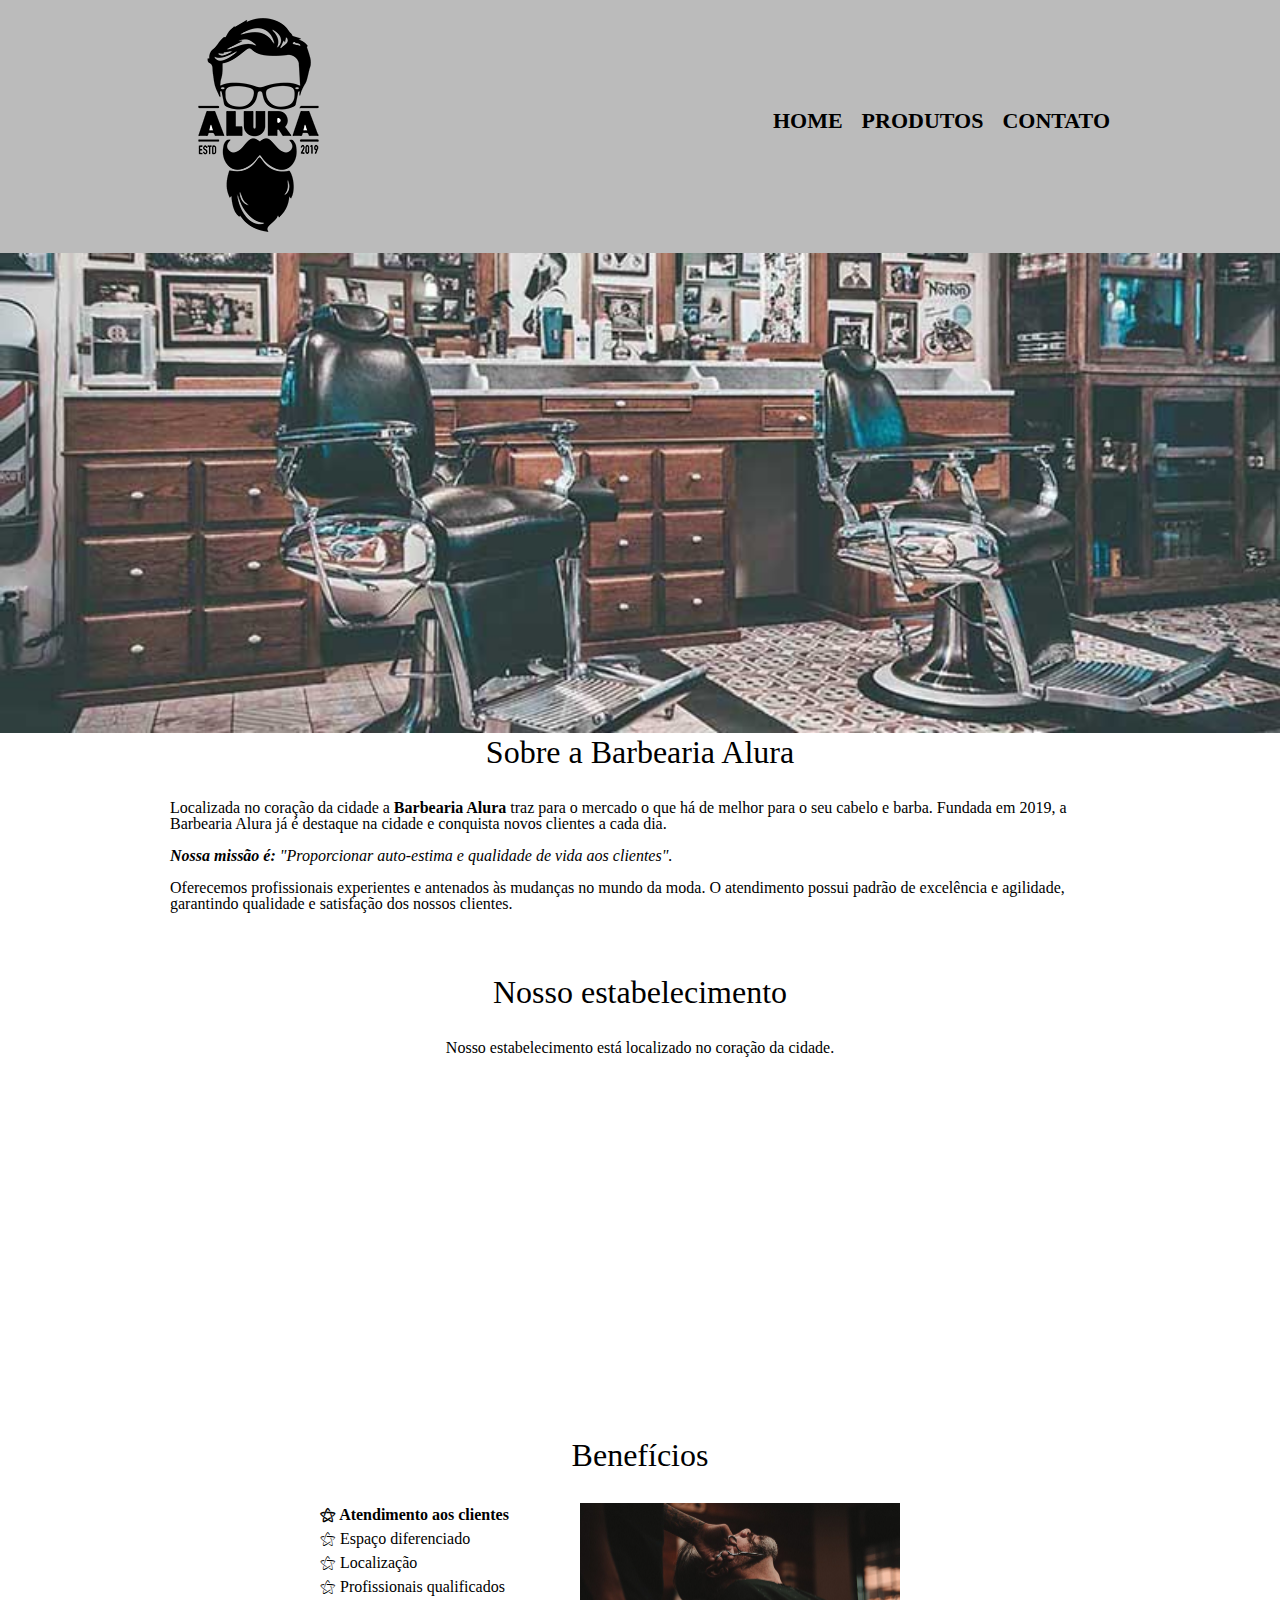
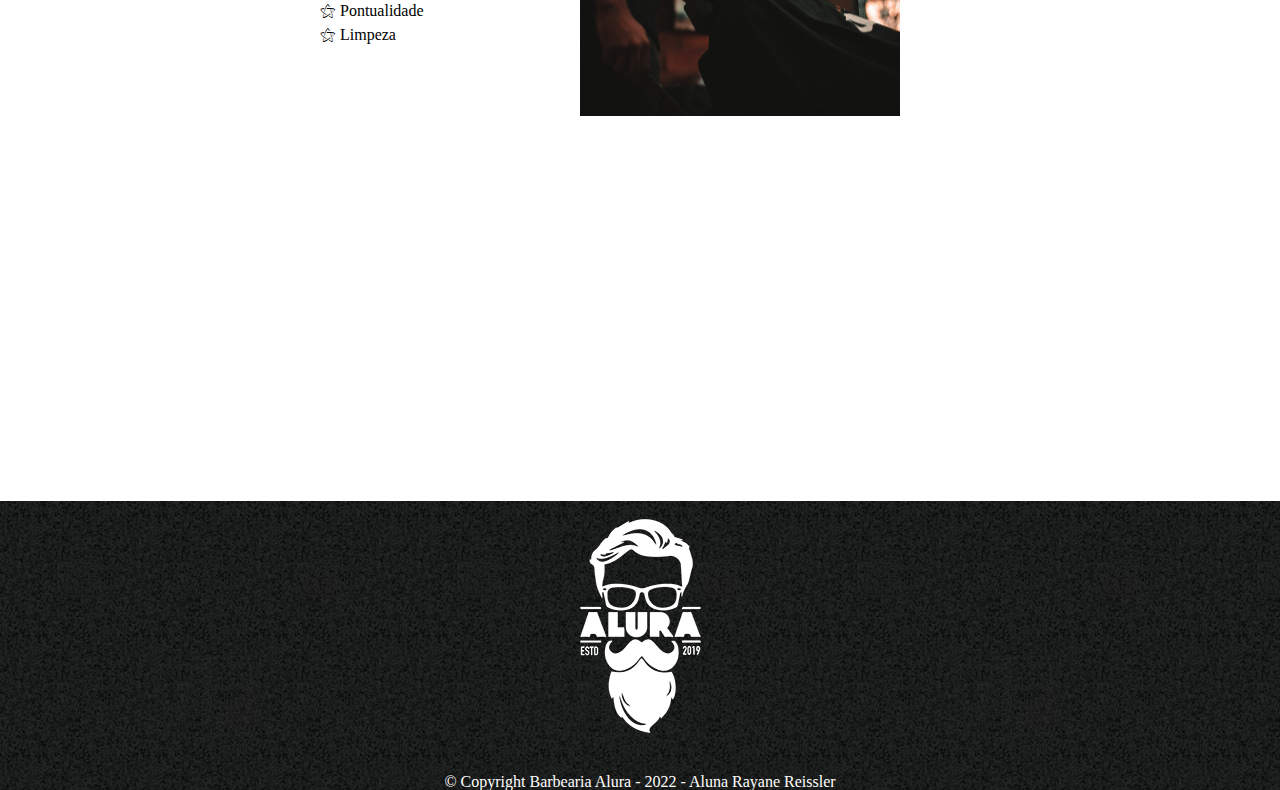
<file: alura-fullstack/semana04-05/index.html>
<!DOCTYPE html>
<html lang="pt-br">
<head>
    <meta charset="UTF-8">
    <meta http-equiv="X-UA-Compatible" content="IE=edge">
    <meta name="viewport" content="width=device-width, initial-scale=1.0">
    <title>Barbearia Alura</title>
    <link rel="stylesheet" href="style.css">
    <link rel="stylesheet" href="reset.css">
    <link rel="preconnect" href="https://fonts.googleapis.com">

    <link rel="preconnect" href="https://fonts.googleapis.com">
    <link rel="preconnect" href="https://fonts.gstatic.com" crossorigin>
    <link href="https://fonts.googleapis.com/css2?family=Montserrat:wght@100&display=swap" rel="stylesheet">

    <meta name="viewport" content="width=device-width">

</head>
<body>

    <header>
        <div class="caixa">
            <h1>
                <img src="imagensprodutos/logo.png" alt="logo Barbearia">
            </h1>
            <nav>
                <ul>
                    <li><a href="index.html">Home</a></li>
                    <li><a href="index.html">Produtos</a></li>
                    <li><a href="index.html">Contato</a></li>
                </ul>
            </nav>
        </div>
    </header>

    <img class="banner" src="imagens/banner.jpg" alt="imagem do projeto">

    <main>
        <section class="principal">
            <h2 class="titulocentro">Sobre a Barbearia Alura</h2>
            
        
            <p>Localizada no coração da cidade a <strong>Barbearia Alura</strong> traz para o mercado o que há de melhor para o seu cabelo e barba. Fundada em 2019, a Barbearia Alura já é destaque na cidade e conquista novos clientes a cada dia.</p>
        
            <p id="missao"><em ><strong>Nossa missão é:</strong> "Proporcionar auto-estima e qualidade de vida aos clientes".</em></p>
        
            <p> Oferecemos profissionais experientes e antenados às mudanças no mundo da moda. O atendimento possui padrão de excelência e agilidade, garantindo qualidade e satisfação dos nossos clientes.</p>
        </section>

        <section class="mapa">

            <h3 class="titulocentro"> Nosso estabelecimento

            </h3>

            <p> Nosso estabelecimento está localizado no coração da cidade.</p>
            <iframe src="https://www.google.com/maps/embed?pb=!1m18!1m12!1m3!1d58502.61996716347!2d-46.67142456473267!3d-23.589489999035912!2m3!1f0!2f0!3f0!3m2!1i1024!2i768!4f13.1!3m3!1m2!1s0x94ce59541c6c79c3%3A0x36b90a85f0f8cb33!2sGrupo%20Alura!5e0!3m2!1spt-BR!2sbr!4v1645746974229!5m2!1spt-BR!2sbr" width="100%" height="300" style="border:0;" allowfullscreen="" loading="lazy"></iframe>


        </section>
        
        <section class = "beneficios" >
        <h3 class="titulocentro">Benefícios</h3>
        
        <div class="conteudo-beneficios">
            <ul class="lista-beneficios">
                <li class="itens">Atendimento aos clientes</li>
                <li class="itens">Espaço diferenciado</li>
                <li class="itens">Localização</li>
                <li class="itens">Profissionais qualificados</li>
                <li class="itens">Pontualidade</li>
                <li class="itens">Limpeza</li>
            </ul>
            <img class="imagembeneficios" src="imagens/beneficios.jpg" alt="imagem dos beneficios">
        </div>

        <div class="video"><iframe width="100%" height="315" src="https://www.youtube.com/embed/wcVVXUV0YUY" title="YouTube video player" frameborder="0" allow="accelerometer; autoplay; clipboard-write; encrypted-media; gyroscope; picture-in-picture" allowfullscreen></iframe></div>

        </section>
    </main>

<footer>
    <img src="imagensprodutos/logo-branco.png" alt="">
    <p class="copyright"> &copy; Copyright Barbearia Alura - 2022 - Aluna Rayane Reissler</p>

</footer>

</body>
</html>
</file>
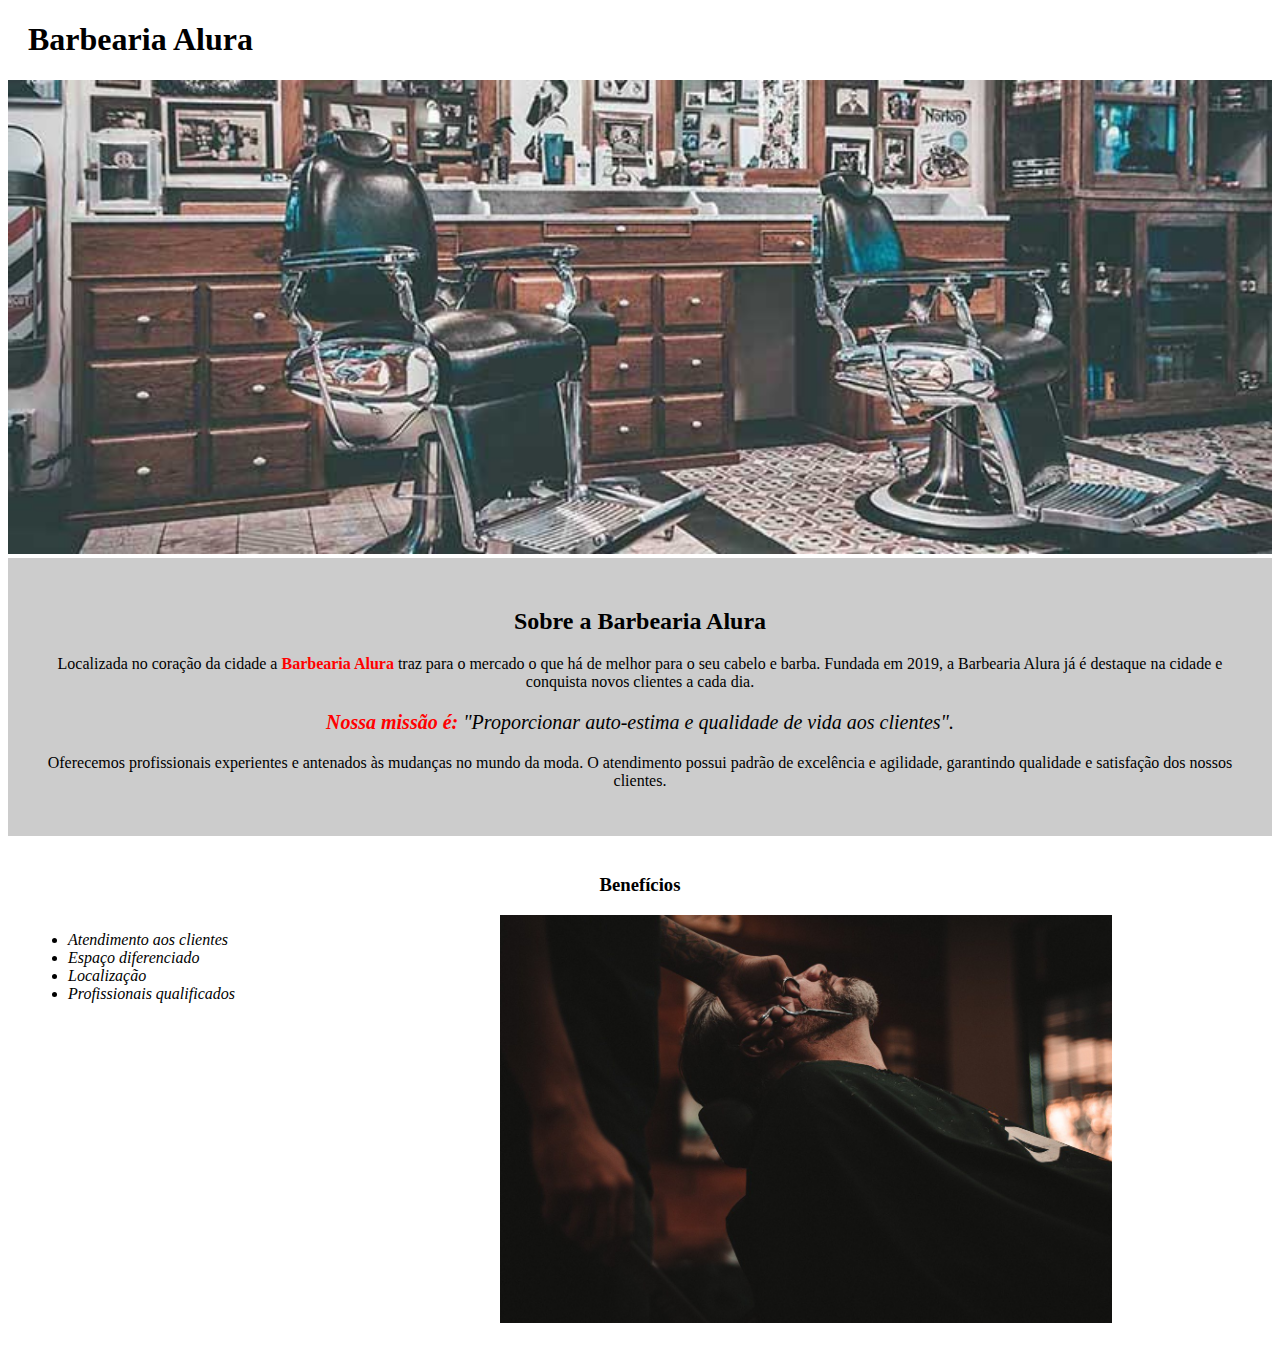
<file: alura-fullstack/semana04/index.html>
<!DOCTYPE html>
<html lang="pt-br">
<head>
    <meta charset="UTF-8">
    <meta http-equiv="X-UA-Compatible" content="IE=edge">
    <meta name="viewport" content="width=device-width, initial-scale=1.0">
    <title>Barbearia Alura</title>
    <link rel="stylesheet" href="meuestilo.css">
</head>
<body>

    <header>
        <h1 class="tituloprincipal">Barbearia Alura</h1>
    </header>

    <img id="banner" src="imagens/banner.jpg" alt="imagem do projeto">

    <div class="principal">
        <h2 class="titulocentro">Sobre a Barbearia Alura</h2>
        
        <p>Localizada no coração da cidade a <strong>Barbearia Alura</strong> traz para o mercado o que há de melhor para o seu cabelo e barba. Fundada em 2019, a Barbearia Alura já é destaque na cidade e conquista novos clientes a cada dia.</p>
        
        <p id="missao"><em ><strong>Nossa missão é:</strong> "Proporcionar auto-estima e qualidade de vida aos clientes".</em></p>
        
        <p> Oferecemos profissionais experientes e antenados às mudanças no mundo da moda. O atendimento possui padrão de excelência e agilidade, garantindo qualidade e satisfação dos nossos clientes.</p>
    </div>

<div class = "beneficios" >
    <h3 class="titulocentro">Benefícios</h3>
    
    <ul>
        <li class="itens">Atendimento aos clientes</li>
        <li class="itens">Espaço diferenciado</li>
        <li class="itens">Localização</li>
        <li class="itens">Profissionais qualificados</li>
    </ul>
    <img class="imagembeneficios" src="imagens/beneficios.jpg" alt="imagem dos beneficios">
</div>

</body>
</html>
</file>
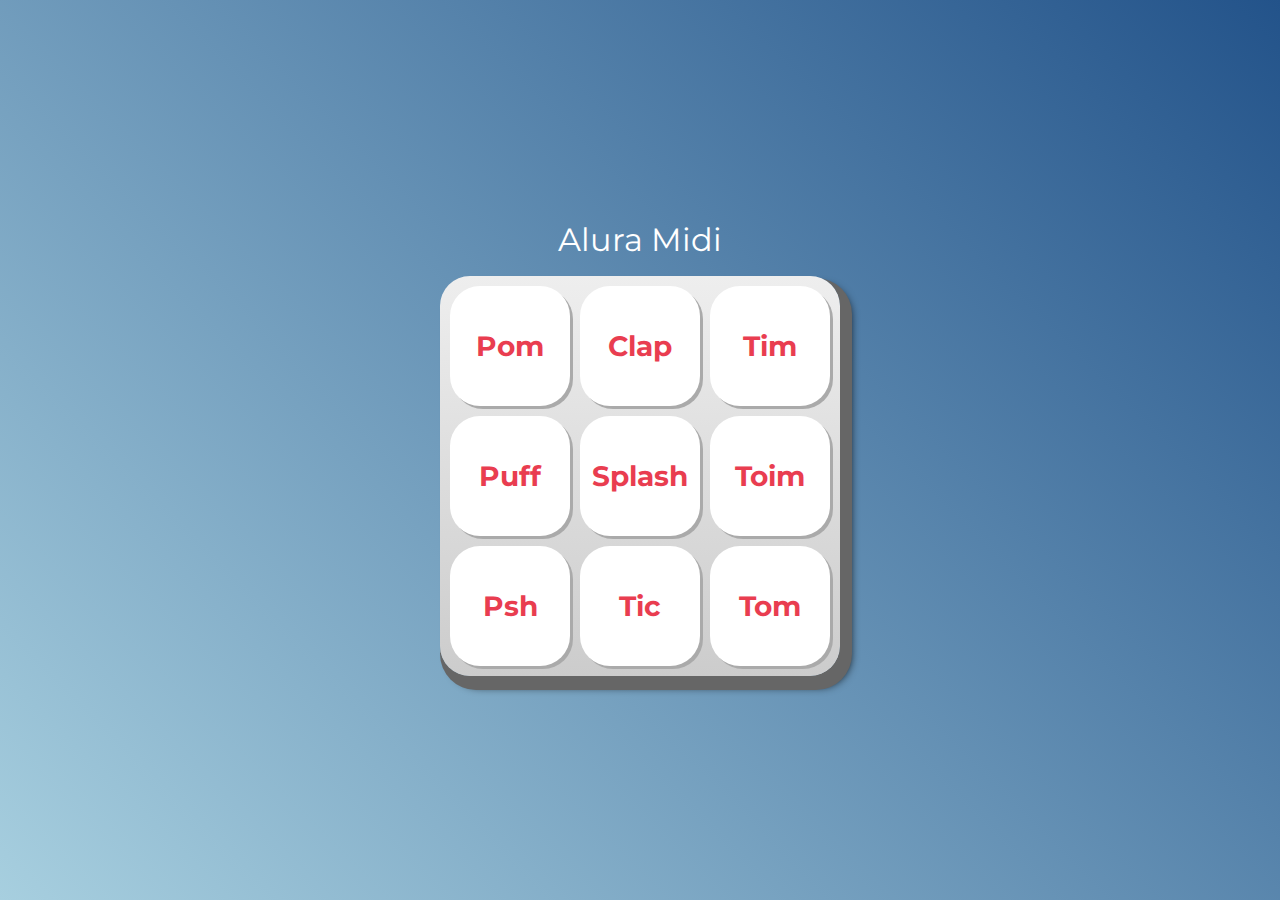
<file: alura-fullstack/semana06/aluramidi/index.html>
<!DOCTYPE html>
<html lang="pt-BR">
<head>
    <meta charset="UTF-8">
    <meta http-equiv="X-UA-Compatible" content="IE=edge">
    <meta name="viewport" content="width=device-width, initial-scale=1.0">

    <title>Alura MIDI</title>

    <link rel="preconnect" href="https://fonts.googleapis.com">
    <link rel="preconnect" href="https://fonts.gstatic.com" crossorigin>
    <link href="https://fonts.googleapis.com/css2?family=Montserrat:wght@500;600&display=swap" rel="stylesheet">

    <link rel="icon" type="image/png" href="images/bateria.png">
    <link rel="stylesheet" href="css/reset.css">
    <link rel="stylesheet" href="css/estilos.css">

    

</head>
<body>

    <h1>Alura Midi</h1>

    <section class="teclado">
        <button class="tecla tecla_pom">Pom</button>
        <button class="tecla tecla_clap">Clap</button>
        <button class="tecla tecla_tim">Tim</button>

        <button class="tecla tecla_puff">Puff</button>
        <button class="tecla tecla_splash">Splash</button>
        <button class="tecla tecla_toim">Toim</button>

        <button class="tecla tecla_psh">Psh</button>
        <button class="tecla tecla_tic">Tic</button>
        <button class="tecla tecla_tom">Tom</button>
    </section>

    <audio src="sounds/keyq.wav" id="som_tecla_pom"></audio>
    <audio src="sounds/keyw.wav" id="som_tecla_clap"></audio>
    <audio src="sounds/keye.wav" id="som_tecla_tim"></audio>
    <audio src="sounds/keya.wav" id="som_tecla_puff"></audio>
    <audio src="sounds/keys.wav" id="som_tecla_splash"></audio>
    <audio src="sounds/keyd.wav" id="som_tecla_toim"></audio>
    <audio src="sounds/keyz.wav" id="som_tecla_psh"></audio>
    <audio src="sounds/keyx.wav" id="som_tecla_tic"></audio>
    <audio src="sounds/keyc.wav" id="som_tecla_tom"></audio>

    <script src="main.js"></script>

</body>
</html>
</file>
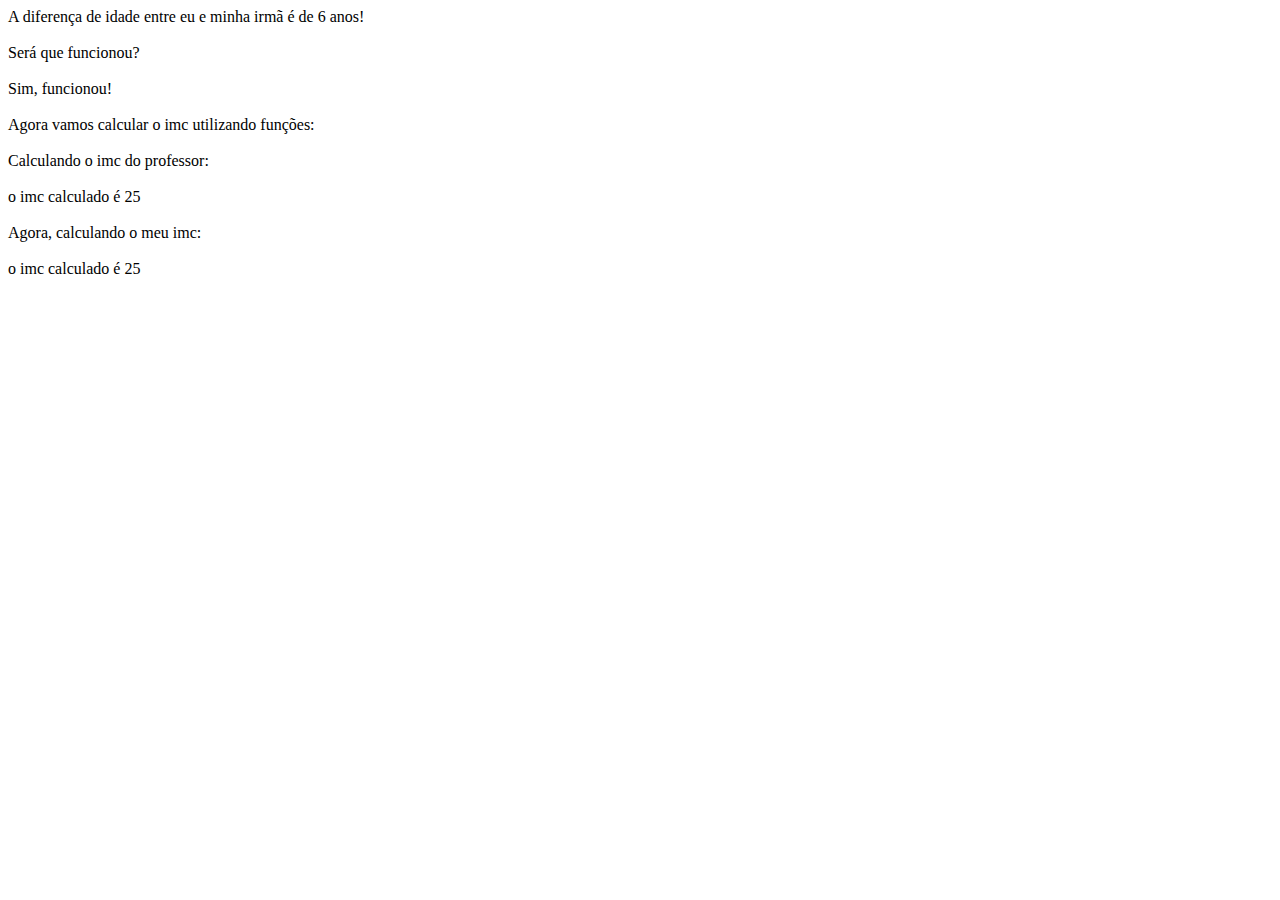
<file: alura-fullstack/semana01/atividadelogica.html>
<!DOCTYPE html>
<html lang="pt-br">
<head>
    <meta charset="UTF-8">
    <meta http-equiv="X-UA-Compatible" content="IE=edge">
    <meta name="viewport" content="width=device-width, initial-scale=1.0">
    <title>Atividade de lógica</title>
</head>
<body>
    
    <script>

        var minhaidade = 24;
        var idadeirma = 18;
        var subtração = (minhaidade - idadeirma);

    </script>

    <script>

    function pulalinha() {
        document.write ("<br><br>");
    }

    </script>

    <script>

        function mostra (frase) {
            document.write (frase);

        pulalinha ();

        }

    </script>

    <script>

        alert ("Minha primeira atividade de lógica de programação!");

    </script>

    <script>

        mostra ("A diferença de idade entre eu e minha irmã é de " + subtração + " anos!");

        mostra ("Será que funcionou?");

        mostra ("Sim, funcionou!");

    </script>

<script>

    function calculaimc (altura, peso) {
        var imc = Math.round(peso / (altura * altura));
        
        mostra ( "o imc calculado é " + imc);
    }

</script>

<script>
    mostra("Agora vamos calcular o imc utilizando funções:");

    mostra("Calculando o imc do professor:");

    calculaimc(1.71,73);

    mostra("Agora, calculando o meu imc:");

    calculaimc(1.65,68);

</script>
</body>
</html>
</file>
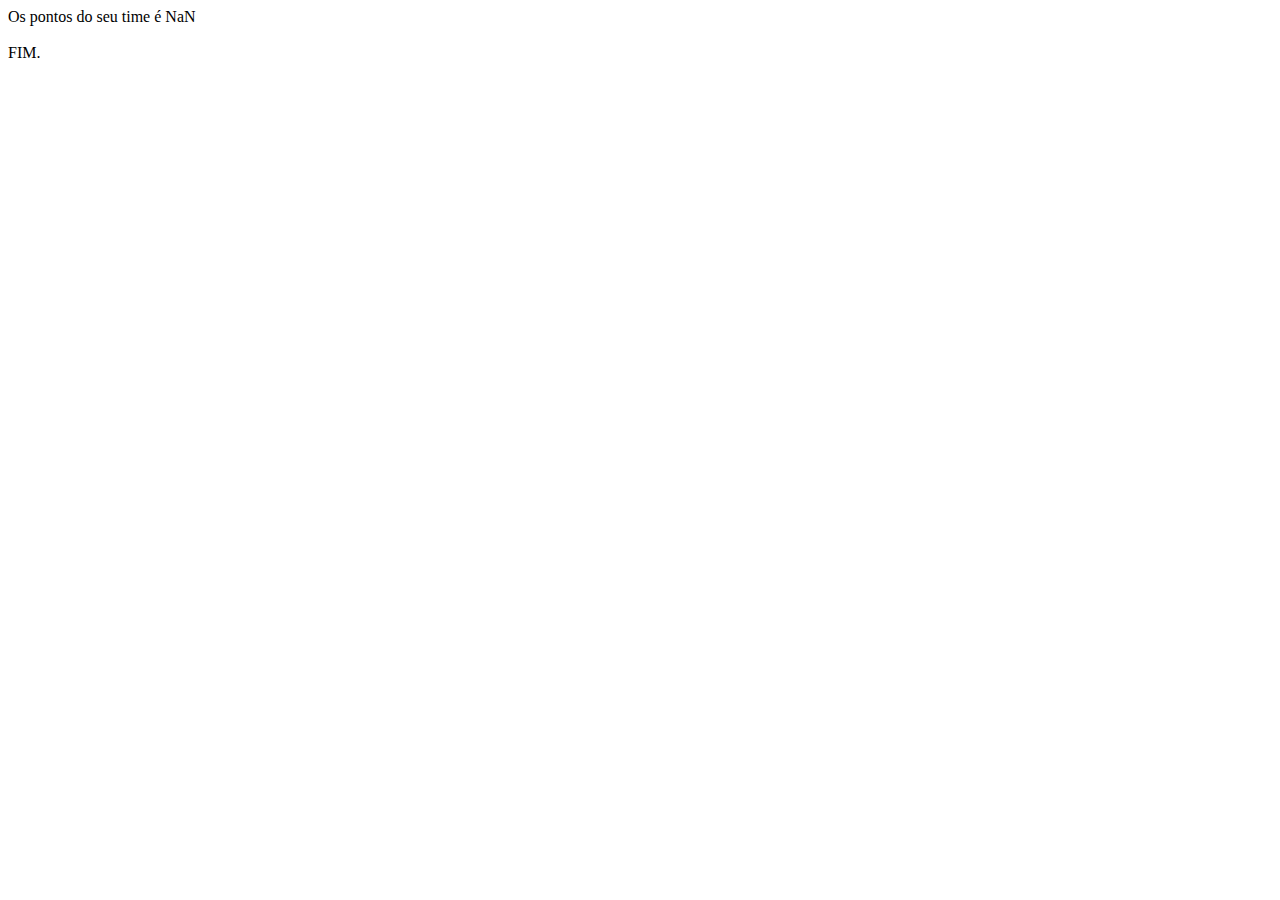
<file: alura-fullstack/semana01/atvlogica2.html>
<!DOCTYPE html>
<html lang="pt-br">
<head>
    <meta charset="UTF-8">
    <meta http-equiv="X-UA-Compatible" content="IE=edge">
    <meta name="viewport" content="width=device-width, initial-scale=1.0">
    <title>segunda atividade de logica</title>
</head>
<body>
   
    <script>

        function pulalinha () {
            document.write ("<br><br>");
        }

        function mostra (frase) {
            document.write(frase);
            pulalinha();
        }

        var vitorias = parseInt(prompt("Entre com o número de vitórias."));
        var empates = parseInt(prompt ("Entre com o número de empates."));

        var pontos = vitorias * 3 + empates;

        mostra ("Os pontos do seu time é " + pontos);

        if (pontos > 28) {
            mostra ("Seu time está melhor que o ano passado!");}

        if (pontos < 28) {
            mostra ("Seu time está pior que o ano passado!");}

        if (pontos == 28) {
            mostra ("Seu time está igual ao ano passado!");
        }

        mostra ("FIM.");
    </script>

</body>
</html>
</file>
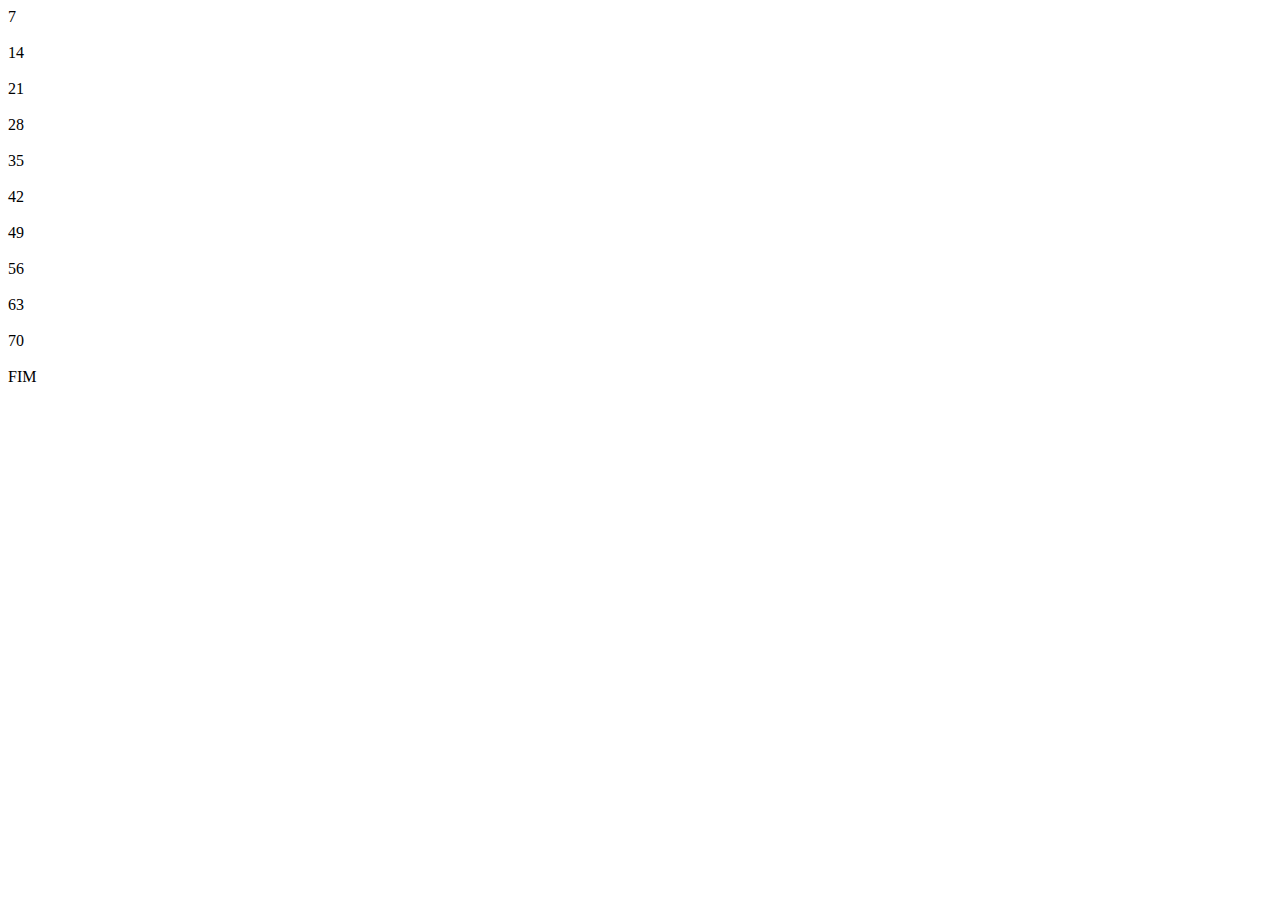
<file: alura-fullstack/semana01/formaderepeticao.html>
<!DOCTYPE html>
<html lang="pt-br">
<head>
    <meta charset="UTF-8">
    <meta http-equiv="X-UA-Compatible" content="IE=edge">
    <meta name="viewport" content="width=device-width, initial-scale=1.0">
    <title>Repetição por while</title>
</head>
<body>
    
<script>

function pulalinha() {
    document.write("<br>");
    document.write("<br>");
    } 

function mostra(frase) {
    document.write(frase);
    pulalinha();
}

for (var multiplicador = 1; multiplicador <= 10; multiplicador = multiplicador + 1) {
    mostra (7 * multiplicador);
    }

mostra ("FIM");

</script>


</body>
</html>
</file>
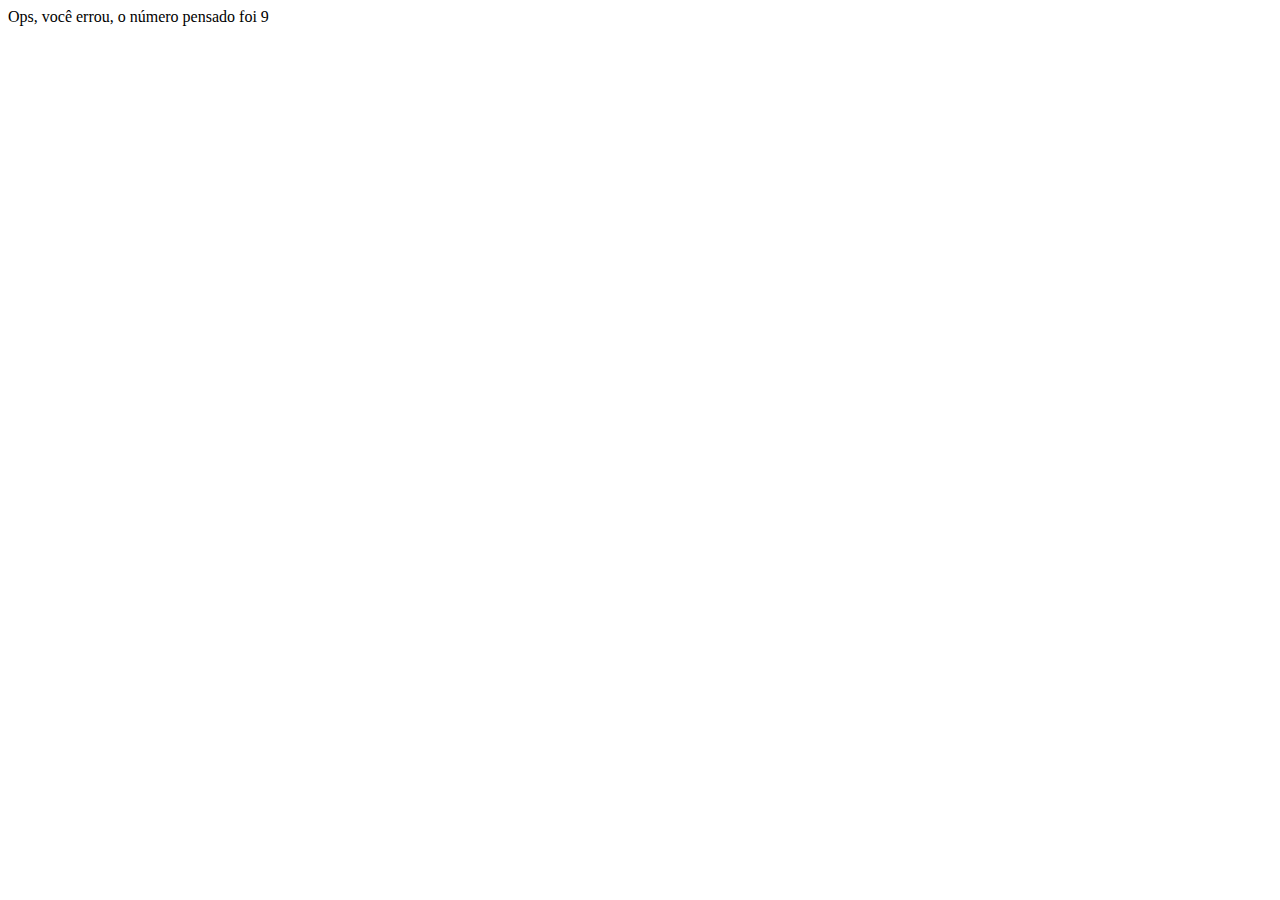
<file: alura-fullstack/semana01/jogoadvinha.html>
<!DOCTYPE html>
<html lang="pt-br">
<head>
    <meta charset="UTF-8">
    <meta http-equiv="X-UA-Compatible" content="IE=edge">
    <meta name="viewport" content="width=device-width, initial-scale=1.0">
    <title>Jogo Advinha</title>
</head>
<body>
    
    <script>

        function pulalinha () {
            document.write ("<br> <br>");
        }

        function mostra(frase) {
            document.write (frase);
            pulalinha;
            
        }

        var numeropensado = Math.round(Math.random()*10);

        var chute = parseInt(prompt("Digite seu chute!"));


        if (chute == 5) {
            mostra ("Acertou miseravi!")
        }

        else {
            mostra ("Ops, você errou, o número pensado foi " + numeropensado)
        }


    </script>

</body>
</html>
</file>
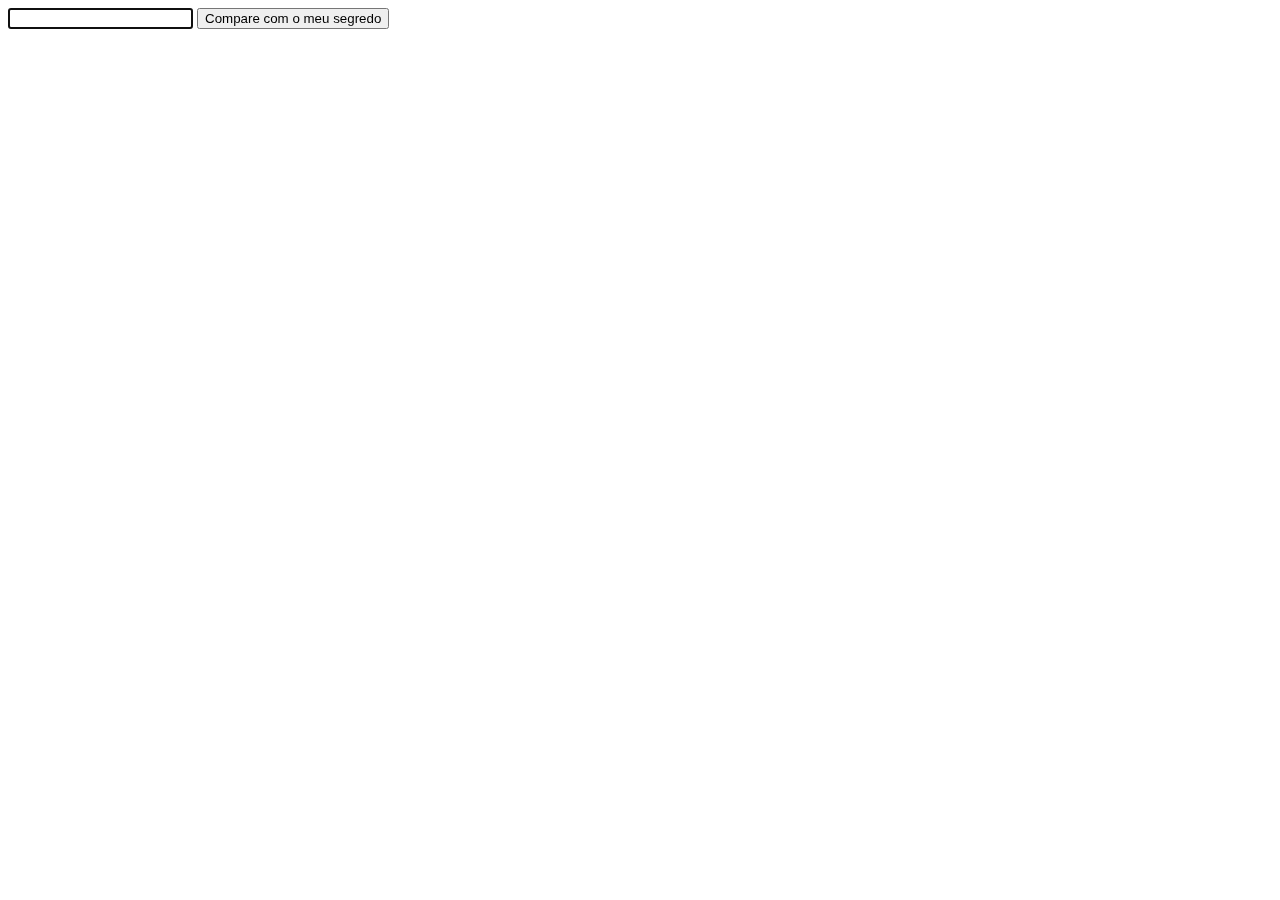
<file: alura-fullstack/semana01/outro_segredo.html>
<!DOCTYPE html>
<html lang="pt-br">
<head>
    <meta charset="UTF-8">
    <meta http-equiv="X-UA-Compatible" content="IE=edge">
    <meta name="viewport" content="width=device-width, initial-scale=1.0">
    <title>Advinhe mais!</title>
</head>
<body>
    <input type="text">
    <button>
        Compare com o meu segredo
    </button>

    <script>
        var segredo = 5;
        var input = document.querySelector("input");
        input.focus();

        function verifica() {

            if (input.value == segredo) {
                alert ("Você ACERTOU!");
            }

            else {
                alert ("Você ERROOOU!")

            }

            input.value = "";
            input.focus();
        }

        var button = document.querySelector("button");

        button.onclick = verifica;


    </script>


</body>
</html>
</file>
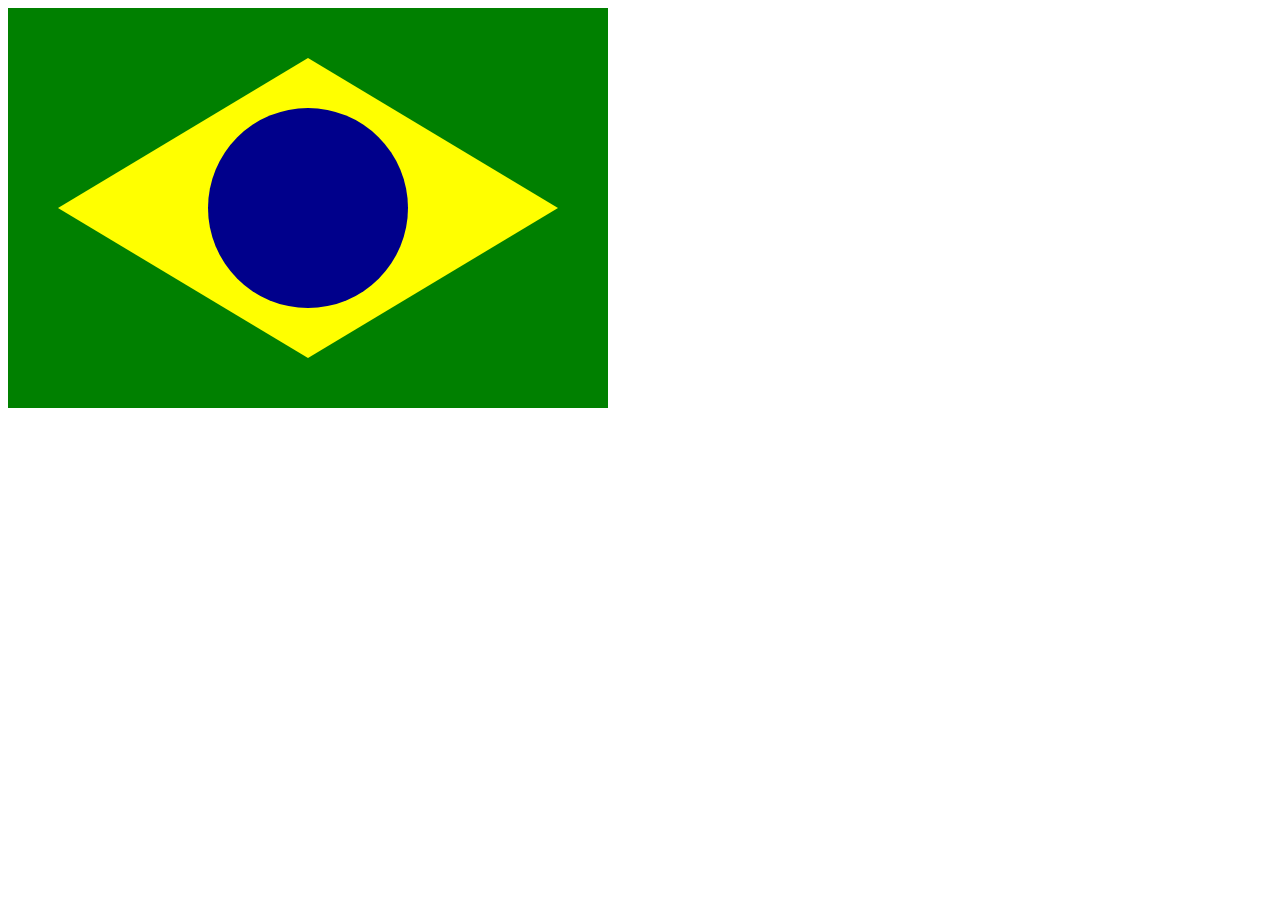
<file: alura-fullstack/semana02/bandeira.html>
<!DOCTYPE html>
<html lang="pt-br">
<head>
    <meta charset="UTF-8">
    <meta http-equiv="X-UA-Compatible" content="IE=edge">
    <meta name="viewport" content="width=device-width, initial-scale=1.0">
    <title>Bandeira do Brasil</title>
</head>
<body>
    <!-- bandeira-brasil.html -->

<canvas width="600" height="400"></canvas>

<script>

    var tela = document.querySelector('canvas');
    var pincel = tela.getContext('2d');

    pincel.fillStyle='green';
    pincel.fillRect(0, 0, 600, 400);

    pincel.fillStyle='yellow';
    pincel.beginPath();
    pincel.moveTo(300, 50);
    pincel.lineTo(50, 200);
    pincel.lineTo(550, 200);
    pincel.fill();

    pincel.beginPath();
    pincel.moveTo(300, 350);
    pincel.lineTo(50, 200);
    pincel.lineTo(550, 200);
    pincel.fill();

    pincel.fillStyle='darkblue';
    pincel.beginPath();

    pincel.arc(300, 200, 100, 0, 2*3.14);
    pincel.fill();

</script>
</body>
</html>
</file>
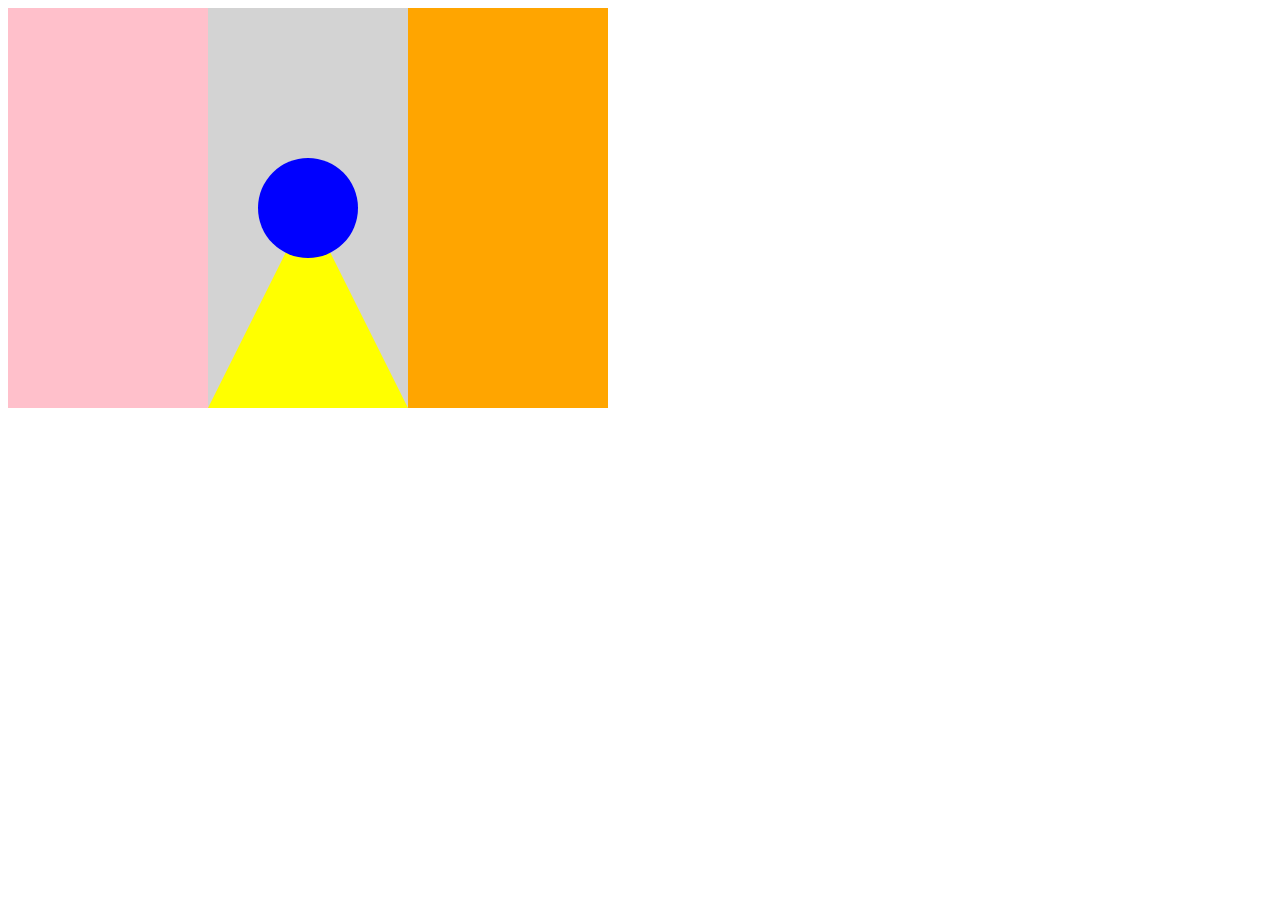
<file: alura-fullstack/semana02/semana02.html>
<!DOCTYPE html>
<html lang="pt-br">
<head>
    <meta charset="UTF-8">
    <meta http-equiv="X-UA-Compatible" content="IE=edge">
    <meta name="viewport" content="width=device-width, initial-scale=1.0">
    <title>Pintando com um pincel</title>
</head>
<body>
    <canvas width="600" height="400"></canvas>

    <script>

        var tela = document.querySelector("canvas");
        var pincel = tela.getContext("2d");

        pincel.fillStyle = "lightgrey";
        pincel.fillRect(0,0,600,400);

        pincel.fillStyle = "pink";
        pincel.fillRect(0,0,200,400);

        pincel.fillStyle = "orange";
        pincel.fillRect(400,0,200,400);

        pincel.fillStyle = "yellow";
        pincel.beginPath();
        pincel.moveTo(300,200);
        pincel.lineTo(200,400);
        pincel.lineTo(400,400);
        pincel.fill();

        pincel.fillStyle = "blue";
        pincel.beginPath();
        pincel.arc(300,200,50,0, 2*3.14);
        pincel.fill();

    </script>
</body>
</html>
</file>
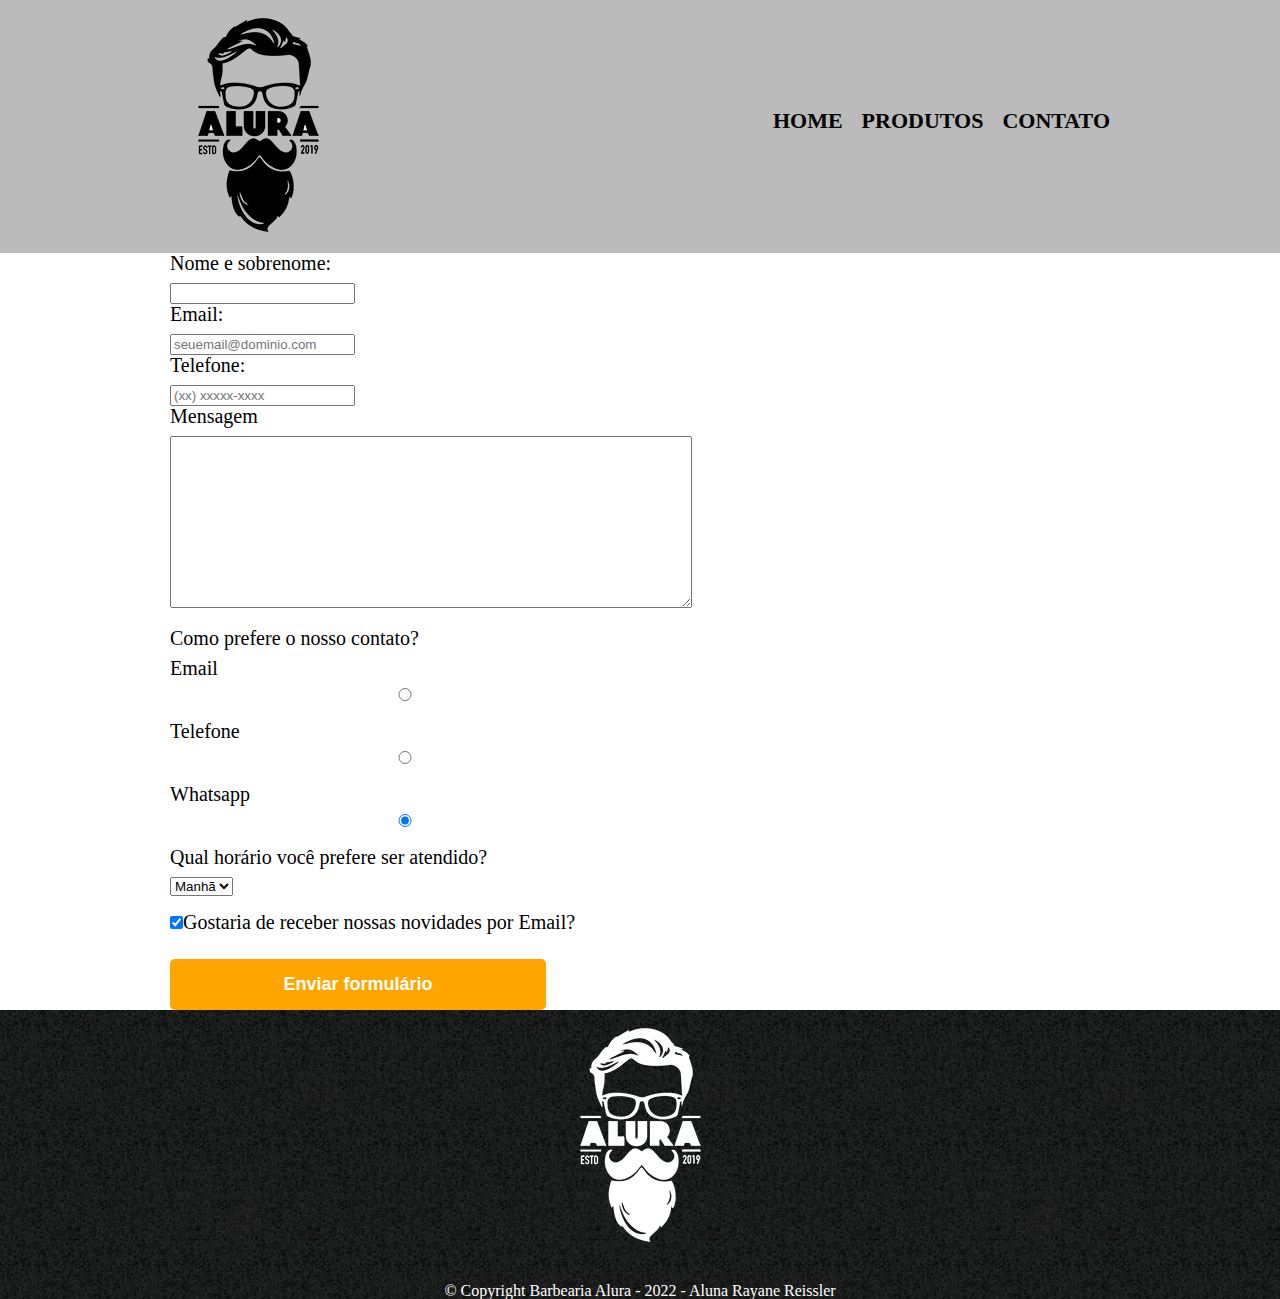
<file: alura-fullstack/semana04-05/contato.html>
<!DOCTYPE html>
<html lang="pt-br">
<head>
    <meta charset="UTF-8">
    <meta http-equiv="X-UA-Compatible" content="IE=edge">
    <meta name="viewport" content="width=device-width, initial-scale=1.0">
    <title>Barbearia Alura - Contatos </title>
    <link rel="stylesheet" href="style.css">
    <link rel="stylesheet" href="reset.css">
</head>
<body>

    <header>
        <div class="caixa">
            <h1>
                <img src="imagensprodutos/logo.png" alt="logo Barbearia">
            </h1>
            <nav>
                <ul>
                    <li><a href="index.html">Home</a></li>
                    <li><a href="index.html">Produtos</a></li>
                    <li><a href="index.html">Contato</a></li>
                </ul>
            </nav>
        </div>
    </header>

<main>
    <form >

        <label for="nomesobrenome" > Nome e sobrenome: </label>
        <input type="text" id="nomesobrenome" required>

        <label for="email"> Email:</label>
        <input type="email" id="email" required placeholder="seuemail@dominio.com">

        <label for="telefone">Telefone:</label>
        <input type="tel" class="telefone" required placeholder="(xx) xxxxx-xxxx">

        

        <label for="mensagem">Mensagem</label>
        <textarea name="mensagem" id="mensagem" cols="70" rows="10" class="input-padrao"></textarea>

        <div>
            <p>Como prefere o nosso contato?</p>

            <label for="radio-email">Email</label>
            <input type="radio" value="Email" id="radio-email" name="contato" class="input-padrao">
            

            <label for="radio-telefone">Telefone</label>
            <input type="radio" value="radio-telefone" id="radio-telefone" name="contato" class="input-padrao">
            
            
            <label for="radio-whatsapp">Whatsapp</label>
            <input type="radio" value="radio-whatsapp" id="radio-whatsapp" name="contato" class="input-padrao" checked>
           

                        
        </div>

        <p>Qual horário você prefere ser atendido?</p>

        <select >
            <option >Manhã</option>
            <option >Tarde</option>
            <option >Noite</option>
        </select>

        <label >

            <input type="checkbox" class="checkbox" checked>Gostaria de receber nossas novidades por Email?</input>

        </label>

        <input type="submit" value="Enviar formulário" class="enviar">

    </form>


</main>

<footer>
    <img src="imagensprodutos/logo-branco.png" alt="">
    <p class="copyright"> &copy; Copyright Barbearia Alura - 2022 - Aluna Rayane Reissler</p>

</footer>
    
</body>
</html>
</file>
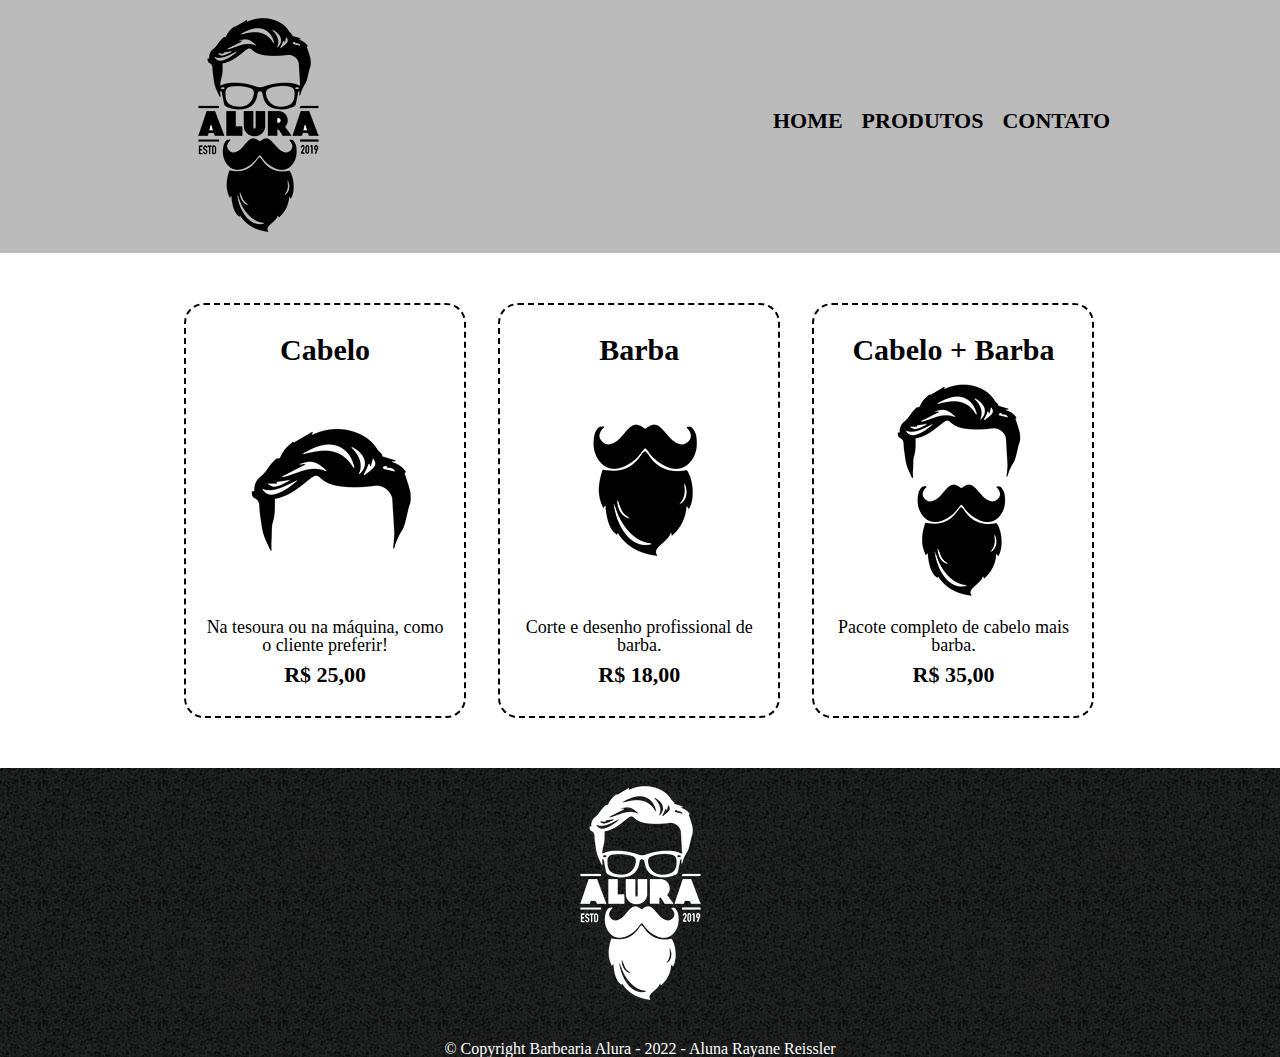
<file: alura-fullstack/semana04-05/produtos.html>
<!DOCTYPE html>
<html lang="pt-br">
<head>
    <meta charset="UTF-8">
    <meta http-equiv="X-UA-Compatible" content="IE=edge">
    <meta name="viewport" content="width=device-width, initial-scale=1.0">
    <title>Barbearia Alura - Produtos</title>
    <link rel="stylesheet" href="style.css">
    <link rel="stylesheet" href="reset.css">
</head>
<body>

    <header>
        <div class="caixa">
            <h1>
                <img src="imagensprodutos/logo.png" alt="logo Barbearia">
            </h1>
            <nav>
                <ul>
                    <li><a href="index.html">Home</a></li>
                    <li><a href="index.html">Produtos</a></li>
                    <li><a href="index.html">Contato</a></li>
                </ul>
            </nav>
        </div>
    </header>

<main>
    <ul class="produtos" >
    <li>
        <h2>Cabelo</h2>
        <img src="imagensprodutos/cabelo.jpg" alt="imagem cabelo">
        <p class="produto-descricao">Na tesoura ou na máquina, como o cliente preferir!</p>
        <p class="produto-preco">R$ 25,00</p>
       
    </li>
    <li>
        <h2>Barba</h2>
        <img src="imagensprodutos/barba.jpg" alt="imagem barba">
        <p class="produto-descricao">Corte e desenho profissional de barba.</p>
        <p class="produto-preco">R$ 18,00</p>
        </li>
    <li>
        <h2>Cabelo + Barba</h2>
        <img src="imagensprodutos/cabelo+barba.jpg" alt="imagem cabelo mais barba">
        <p class="produto-descricao">Pacote completo de cabelo mais barba.</p>
        <p class="produto-preco">R$ 35,00</p>
        </li>
    </li>
    </ul>
</main>

<footer>
    <img src="imagensprodutos/logo-branco.png" alt="">
    <p class="copyright"> &copy; Copyright Barbearia Alura - 2022 - Aluna Rayane Reissler</p>

</footer>
    
</body>
</html>
</file>
<file: alura-fullstack/semana04-05/style.css>
body {
    font-family: 'Montserrat', sans-serif;
}


header {
    background-color: #bbbbbb;
    padding: 20px 0;
}

nav {
    position: absolute;
    top: 110px;
    right: 0;
}

.caixa {
    position: relative;
    width: 940px;
    margin: 0 auto;
}

nav li {
    display: inline;
    margin: 0 0 0 15px;
}


nav a:hover {
    color: #c78c19;
    text-decoration: underline;
}

nav a {
    text-transform: uppercase;
     color: #000000;
     font-weight: bold;
     font-size: 22px;
     text-decoration: none;
}

.produtos {
    width: 940px;
    margin: 0 auto;
    padding: 50px 0;
}

.produtos li:hover {
    color: #c78c19;

}

.produtos li:active {
    border-color: #684a0d;
}

.produtos li:hover h2 {
    font-size: 34px;
}

.produtos li {
    display: inline-block;
    text-align: center;
    width: 30%;
    vertical-align: top;
    margin: 0 1.5%;
    padding: 30px 20px;
    box-sizing: border-box;
    border-color: #000000;
    border-width:  2px;
    border-style: dashed;
    border-radius: 20px;

}

.produtos h2 {
    font-size: 30px;
    font-weight: bold;
}

.produto-preco {
    font-size:  22px;
    font-weight: bold;
    margin-top: 10px;
   
}

.produto-descricao {
    font-size: 18px;

}

footer {
    text-align: center;
    background: url(imagensprodutos/bg.jpg);
    padding: 40px 0;
}

.copyright {
    color: white;
    margin-top: 20px;
    
}

main {

    width: 940px;
    margin: 0 auto;
}

form {
    margin: 40px 0;
}

form label, form p {
    display: block;
    font-size: 20px;
    margin: 0 0 10px;

}


.input-padrao {
    display: block;
    margin: 0 0  20px;
    padding: 10px 25px;
    width: 50%;
}

.checkbox {
    margin: 20px 0;
}

.enviar {
    width: 40%;
    padding: 15px 0;
    background-color: orange;
    color: white;
    font-size: 18px;
    font-weight: bold;
    border: none;
    border-radius: 5px;
    transition: 1s all;
    cursor: pointer;
}

.enviar:hover {
    background: rgb(184, 95, 11);
    transform: scale(1.05);
}

/* css da pagina inicial */

.banner {
    width: 100%;

}

.titulocentro {
    text-align: center;
    font-size: 2em;
    margin: 0 0 1em;
}


.principal p {
    margin: 0 0 1em;
}

.principal strong {
    font-weight: bold;
}

.principal em {
    font-style: italic;
}

.conteudo-beneficios {
    width: 640px;
    margin: auto;

}

.lista-beneficios {
    width: 40%;
    display: inline-block;
    vertical-align: top;
}

.imagembeneficios {
    width: 50%;
}

.mapa {
    padding: 3em 0;

}

.mapa p {
    margin: 0 0 2em;
    text-align: center;
}

.video {
    width: 560px;
    margin: 2em auto;
}

.itens {
    line-height: 1.5;
}

.itens:first-child {
    font-weight: bold;
}

.itens::before {
    content: "⚝ ";
}


@media screen and  (max-width: 480px) {
    .caixa, .principal, .conteudo-beneficios, .mapa, .video {
        width: auto;
    }

    h1 {
        text-align: center;
    }

    nav {
        position: static;
    }

    .lista-beneficios, .imagembeneficios {
        width: 100%;
    }
}
</file>
<file: alura-fullstack/semana04/meuestilo.css>
body {
   
}
p {
    text-align: center;
    
}

.tituloprincipal {
    padding-left: 20px;
}

.titulocentro {
    text-align: center;
    
}

#missao {
    
    font-size: 20px;

}

#banner {
    width: 100%;
    
    
}

strong {
    color: red;
}



.itens {
    font-style: italic;

}

.beneficios {
    background-color: white;
    padding: 20px;
}

.principal {
    background-color: #cccccc;
    padding: 30px;
}

.imagembeneficios {
    width: 50%;
}

ul {
    display: inline-block;
    vertical-align: top;
    vertical-align: top;
    width: 20%;
    margin-right: 15%;
}
</file>
<file: alura-fullstack/semana06/aluramidi/css/estilos.css>
:root {
  --cinza: #aaa;
  --vermelha: #e93d50;
  --vermelha-escura: #af303f;
  --branca: #fff;
  --luz: rgb(229, 255, 0);
}

body {
  align-items: center;
  background: linear-gradient(45deg, #a7cfdf 0%,#23538a 100%);
  display: flex;
  justify-content: center;
  flex-direction: column;
  font-family: 'Montserrat', sans-serif;
  min-height: 100vh;
}

h1 {
  color: var(--branca);
  margin-bottom: 20px;
  font-size: 2rem;
}

.teclado {
  background: linear-gradient(to bottom, #eeeeee 0%,#cccccc 100%);
  box-shadow: 6px 8px 0 6px #666, 10px 10px 10px #000;
  border-radius: 30px;
  display: grid;
  gap: 10px;
  grid-template-columns: repeat(3, 1fr);
  padding: 10px;
}

.tecla {
  background-color: var(--branca);
  border-radius: 30px;
  box-shadow: 3px 3px 0 var(--cinza);
  color: var(--vermelha);
  cursor: pointer;
  height: 120px;
  font-size: 1.75em;
  font-weight: bold;
  line-height: 120px;
  text-align: center;
  width: 120px;
}

.tecla.ativa,
.tecla:active {
  background-color: var(--vermelha);
  border: 4px solid  var(--vermelha);
  box-shadow: 3px 3px 0 var(--vermelha-escura) inset;
  color: var(--branca);
  outline: none;
}

.tecla.focus,
.tecla:focus {
  outline: none;
  box-shadow: 1px 1px 10px var(--luz);
}

.tecla.active:focus,
.tecla:active:focus {
  box-shadow: 3px 3px 0 var(--vermelha-escura) inset, 1px 1px 10px var(--luz);
}
</file>
